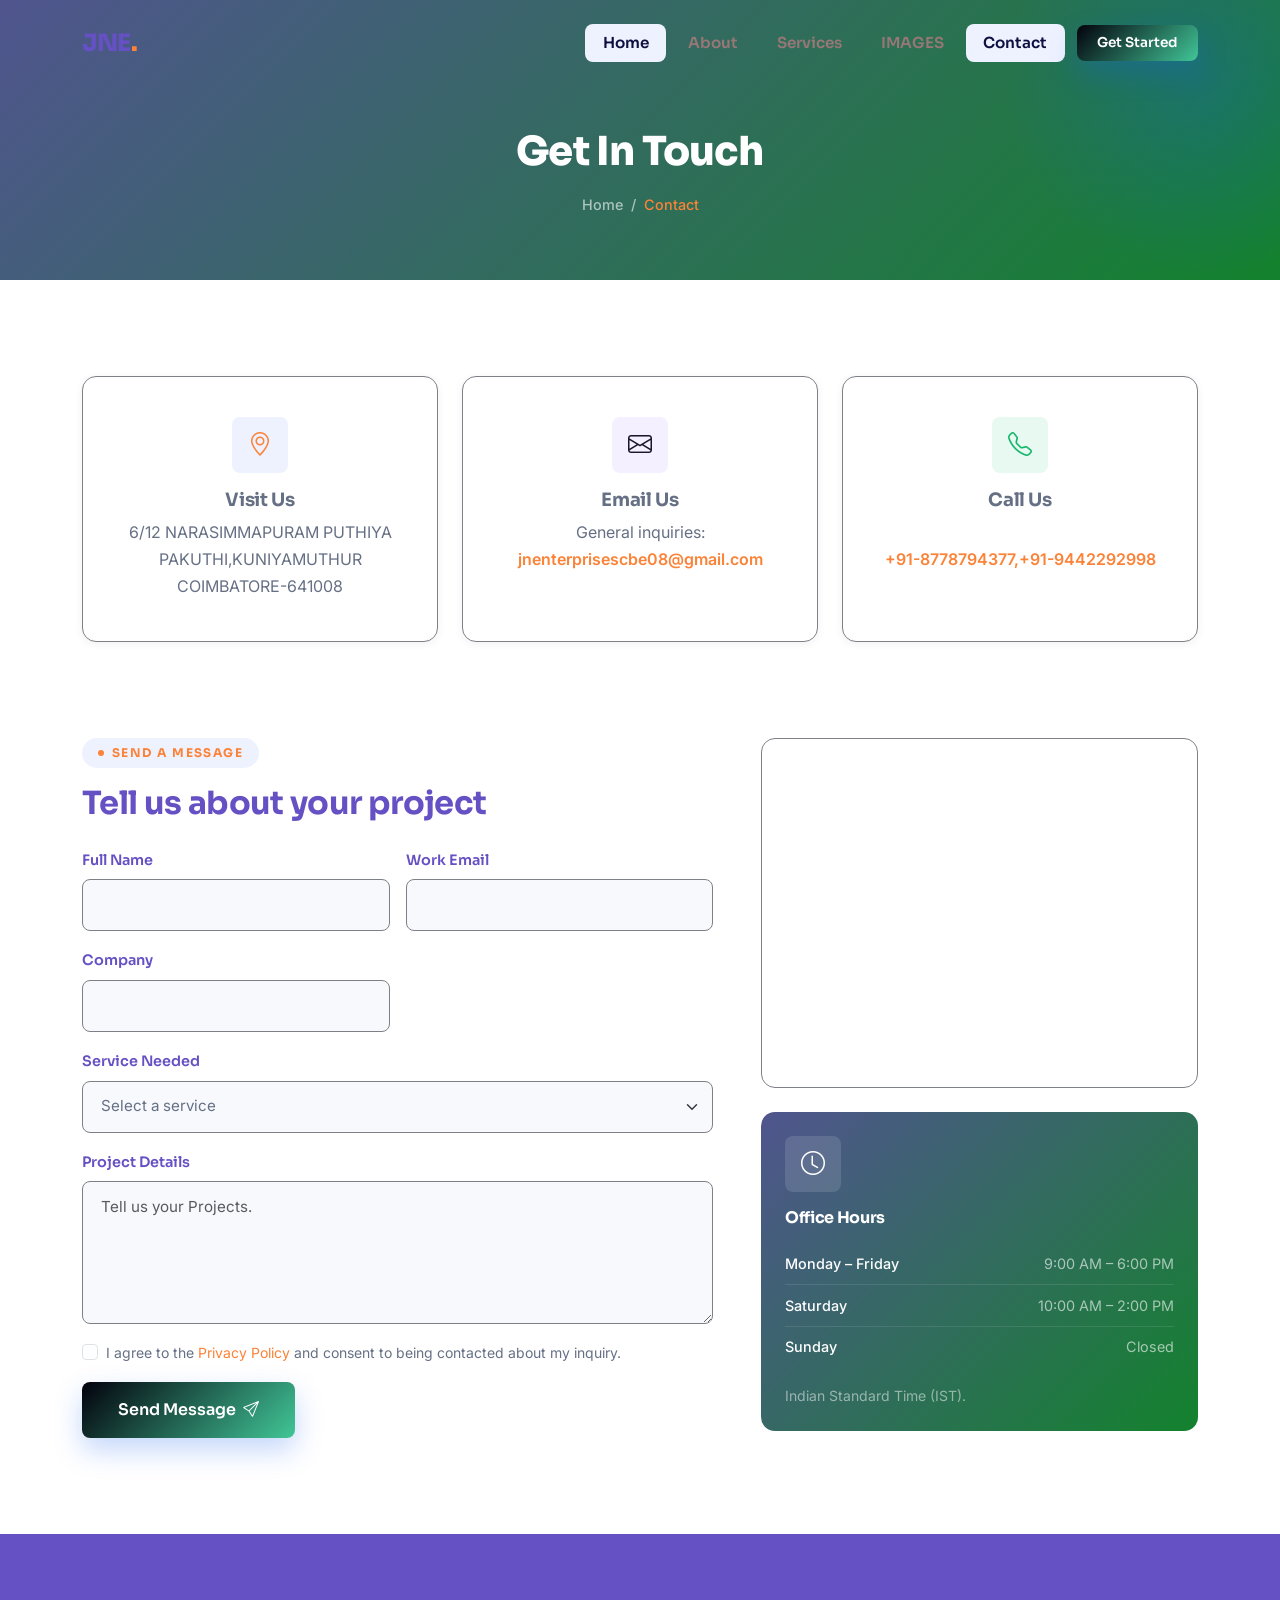
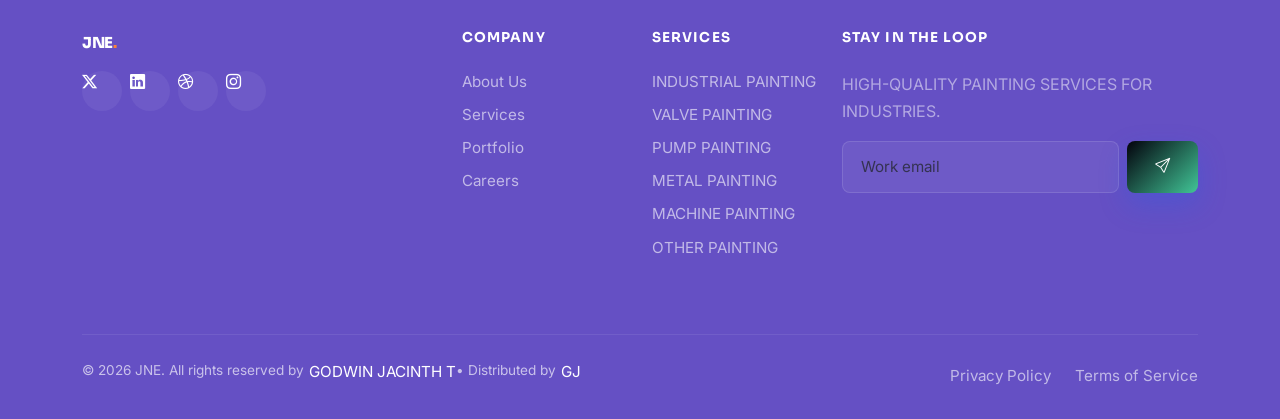
<file: contact.html>
<!DOCTYPE html>
<html lang="en">
<head>
  <meta charset="UTF-8">
  <meta name="viewport" content="width=device-width, initial-scale=1.0">
  <title>Contact Us — JNE</title>
  <meta name="description" content="Get in touch with the Nexora team — start a project, ask a question, or book a free strategy call.">
  <link rel="icon" type="image" href="https://i.postimg.cc/KYb620Cz/Black-and-White-Corporate-MB-Initial-Logo-(1).png' viewBox='0 0 100 100'%3E%3Crect width='100' height='100' rx='22' fill='%23155EEF'/%3E%3Ctext x='50' y='68' font-size='58' font-family='Arial' font-weight='800' fill='white' text-anchor='middle'%3EN%3C/text%3E%3C/svg%3E">
  <link rel="preconnect" href="https://fonts.googleapis.com">
  <link rel="preconnect" href="https://fonts.gstatic.com" crossorigin>
  <link href="https://fonts.googleapis.com/css2?family=Inter:wght@400;500;600;700&family=Sora:wght@400;600;700;800&display=swap" rel="stylesheet">
  <link href="https://cdn.jsdelivr.net/npm/bootstrap@5.3.3/dist/css/bootstrap.min.css" rel="stylesheet">
  <link href="https://cdn.jsdelivr.net/npm/bootstrap-icons@1.11.3/font/bootstrap-icons.css" rel="stylesheet">
  <link href="custom.css" rel="stylesheet">
</head>
<body>

  <nav class="navbar navbar-expand-lg navbar-nexora fixed-top">
    <div class="container">
      <a class="navbar-brand navbar-brand-custom" href="index.html">JNE<span>.</span></a>
      <button class="navbar-toggler navbar-toggler-custom" type="button" data-bs-toggle="collapse" data-bs-target="#mainNav" aria-controls="mainNav" aria-expanded="false" aria-label="Toggle navigation">
        <span class="bar"></span><span class="bar"></span><span class="bar"></span>
      </button>
      <div class="collapse navbar-collapse" id="mainNav">
        <ul class="navbar-nav ms-auto align-items-lg-center gap-1 mt-3 mt-lg-0">
        <li class="nav-item"><a class="nav-link nav2 active"  href="index.html">Home</a></li>
          <li class="nav-item"><a class="nav-link nav2" href="about.html">About</a></li>
          <li class="nav-item"><a class="nav-link nav2" href="services.html">Services</a></li>
          <li class="nav-item"><a class="nav-link nav2" href="portfolio.html">IMAGES</a></li>
          
          
          <li class="nav-item"><a class="nav-link nav2" href="contact.html">Contact</a></li>
          <li class="nav-item ms-lg-2 mt-2 mt-lg-0">
            <a href="contact.html" class="btn btn-primary btn-sm-custom w-100">Get Started</a>
          </li>
        </ul>
      </div>
    </div>
  </nav>

  <header class="page-header">
    <div class="container">
      <h1 class="mb-3">Get In Touch</h1>
      <div class="breadcrumb-custom">
        <a href="index.html">Home</a> <span>/</span> <span class="active">Contact</span>
      </div>
    </div>
  </header>

  <!-- CONTACT INFO CARDS -->
  <section class="section pb-0">
    <div class="container">
      <div class="row g-4">
        <div class="col-md-4 reveal">
          <div class="card-premium text-center">
            <div class="icon-box icon-box-primary mx-auto mb-3"><i class="bi bi-geo-alt"></i></div>
            <h3 class="card-title">Visit Us</h3>
            <p class="mb-0">6/12 NARASIMMAPURAM PUTHIYA PAKUTHI,KUNIYAMUTHUR<br>COIMBATORE-641008</p>
          </div>
        </div>
        <div class="col-md-4 reveal">
          <div class="card-premium text-center">
            <div class="icon-box icon-box-secondary mx-auto mb-3"><i class="bi bi-envelope"></i></div>
            <h3 class="card-title">Email Us</h3>
            <p class="mb-1">General inquiries:<br><a href="jnenterprisescbe08@gmail.com" class="text-primary-custom fw-semibold text-decoration-none">jnenterprisescbe08@gmail.com</a></p>
          </div>
        </div>
        <div class="col-md-4 reveal">
          <div class="card-premium text-center">
            <div class="icon-box icon-box-success mx-auto mb-3"><i class="bi bi-telephone"></i></div>
            <h3 class="card-title">Call Us</h3>
            <p class="mb-0"><br><a href="tel:+91-8778794377,9442292998" class="text-primary-custom fw-semibold text-decoration-none">+91-8778794377,+91-9442292998</a></p>
          </div>
        </div>
      </div>
    </div>
  </section>

  <!-- FORM + MAP -->
  <section class="section">
    <div class="container">
      <div class="row g-5 align-items-stretch">
        <div class="col-lg-7 reveal">
          <span class="eyebrow">Send a message</span>
          <h2 class="section-title mb-4">Tell us about your project</h2>
          <form action="https://formspree.io/f/xljrkonl" method="POST">
            <div class="row g-3">
              <div class="col-md-6">
                <label class="form-label" for="fullName">Full Name</label>
                <input type="text" class="form-control" id="fullName" required>
                <div class="invalid-feedback">Please enter your name.</div>
              </div>
              <div class="col-md-6">
                <label class="form-label" for="workEmail">Work Email</label>
                <input type="email" class="form-control" id="workEmail" required>
                <div class="invalid-feedback">Please enter a valid email address.</div>
              </div>
              <div class="col-md-6">
                <label class="form-label" for="companyName">Company</label>
                <input type="text" class="form-control" id="companyName">
              </div>
              <div class="col-12">
                <label class="form-label" for="service">Service Needed</label>
                <select class="form-select" id="service" required>
                  <option value="" selected disabled>Select a service</option>
                  <option>INDUSTRIAL PAINTING</option>
                  <option>VALVE PAINTING</option>
                  <option>PUMP PAINTING</option>
                  <option>METAL PAINTING</option>
                  <option>MACHINE PAINTING</option>
                  <option>OTHER PAINTING</option>
                </select>
                <div class="invalid-feedback">Please select a service.</div>
              </div>
              <div class="col-12">
                <label class="form-label" for="message">Project Details</label>
                <textarea class="form-control" id="message" rows="5" placeholder="Tell us your Projects." required></textarea>
                <div class="invalid-feedback">Please share a few details about your project.</div>
              </div>
              <div class="col-12">
                <div class="form-check">
                  <input class="form-check-input" type="checkbox" id="agreeTerms" required>
                  <label class="form-check-label small text-slate" for="agreeTerms">
                    I agree to the <a href="#" class="text-primary-custom">Privacy Policy</a> and consent to being contacted about my inquiry.
                  </label>
                  <div class="invalid-feedback">You must agree before submitting.</div>
                </div>
              </div>
              <div class="col-12">
                <button type="submit" class="btn btn-primary btn-lg-custom">Send Message <i class="bi bi-send ms-1"></i></button>
              </div>
            </div>
          </form>
        </div>

        <div class="col-lg-5 reveal">
          <div class="map-frame mb-4">
            <iframe src="https://www.google.com/maps/embed?pb=!1m18!1m12!1m3!1d244.82519538817695!2d76.95789735792836!3d10.94802334868468!2m3!1f0!2f0!3f0!3m2!1i1024!2i768!4f13.1!3m3!1m2!1s0x3ba85b42c7787605%3A0xc81d49e0bd989953!2sJN%20ENTERPRISES%20OFFICE!5e0!3m2!1sen!2sin!4v1787239326343!5m2!1sen!2sin" loading="lazy" referrerpolicy="no-referrer-when-downgrade" title="Nexora office location map"></iframe>
          </div>
          <div class="widget bg-gradient-dark text-white border-0">
            <div class="icon-box icon-box-white mb-3"><i class="bi bi-clock"></i></div>
            <h5 class="text-white mb-3">Office Hours</h5>
            <ul class="widget-link-list" style="--n-border: rgba(255,255,255,0.1);">
              <li style="border-color: rgba(255,255,255,0.1); color:#fff;">Monday – Friday <span style="color:rgba(255,255,255,0.6);">9:00 AM – 6:00 PM</span></li>
              <li style="border-color: rgba(255,255,255,0.1); color:#fff;">Saturday <span style="color:rgba(255,255,255,0.6);">10:00 AM – 2:00 PM</span></li>
              <li style="border-color: rgba(255,255,255,0.1); color:#fff;">Sunday <span style="color:rgba(255,255,255,0.6);">Closed</span></li>
            </ul>
            <p class="text-white-50 small mt-3 mb-0">Indian Standard Time (IST).</p>
          </div>
        </div>
      </div>
    </div>
  </section>

  <!-- FAQ -->
  
    </div>
  </section>

  <footer class="footer-nexora">
    <div class="container">
      <div class="row gy-4">
        <div class="col-lg-4 col-md-6">
          <a class="navbar-brand-custom d-inline-block mb-3" href="index.html" style="color:#fff !important;">JNE<span style="color:var(--n-primary)">.</span></a>
          
          <div class="d-flex gap-2">
            <a href="#" class="social-icon"><i class="bi bi-twitter-x"></i></a>
            <a href="#" class="social-icon"><i class="bi bi-linkedin"></i></a>
            <a href="#" class="social-icon"><i class="bi bi-dribbble"></i></a>
            <a href="#" class="social-icon"><i class="bi bi-instagram"></i></a>
          </div>
        </div>
        <div class="col-lg-2 col-md-6 col-6">
          <h6>Company</h6>
          <a href="about.html">About Us</a>
          <a href="services.html">Services</a>
          <a href="portfolio.html">Portfolio</a>
          
          <a href="contact.html">Careers</a>
        </div>
        <div class="col-lg-2 col-md-6 col-6">
          <h6>Services</h6>
          <a href="contact.html">INDUSTRIAL PAINTING</a>
          <a href="contact.html">VALVE PAINTING</a>
          <a href="contact.html">PUMP PAINTING</a>
          <a href="contact.html">METAL PAINTING</a>
          <a href="contact.html">MACHINE PAINTING</a>
          <a href="contact.html">OTHER PAINTING</a>
        </div>
        <div class="col-lg-4 col-md-6">
          <h6>Stay in the loop</h6>
          <p class="text-white-50 mb-3">HIGH-QUALITY PAINTING SERVICES FOR INDUSTRIES.</p>
          <form class="d-flex gap-2 needs-validation" novalidate>
            <input type="email" class="form-control" placeholder="Work email" required style="background:rgba(255,255,255,0.06); border-color:rgba(255,255,255,0.12); color:#fff;">
            <button class="btn btn-primary flex-shrink-0" type="submit"><i class="bi bi-send"></i></button>
          </form>
        </div>
      </div>
      <div class="footer-bottom d-flex flex-column flex-md-row justify-content-between align-items-center gap-2 text-center text-md-start">
        <p class="mb-0" style="display: flex;">&copy; 2026 JNE. All rights reserved by <a target="_blank" href="" style="color: white;padding-left: 5px;">GODWIN JACINTH T</a> &bull; Distributed by <a target="_blank" href="" style="color: white;padding-left: 5px;">GJ</a></p>
        <div class="d-flex gap-4">
          <a href="#" class="mb-0">Privacy Policy</a>
          <a href="#" class="mb-0">Terms of Service</a>
        </div>
      </div>
    </div>
  </footer>

  <button class="back-to-top" aria-label="Back to top"><i class="bi bi-arrow-up"></i></button>

  <script src="https://cdn.jsdelivr.net/npm/bootstrap@5.3.3/dist/js/bootstrap.bundle.min.js"></script>
  <script src="main.js"></script>
</body>
</html>
</file>
<file: custom.css>
/* =====================================================
   NEXORA — Premium Bootstrap 5 Business Theme
   Custom Design System (overrides + extensions)
   ===================================================== */

:root {
  /* Color system */
  --n-primary: #FC8237;
  --n-primary-dark: #2a2e37;
  --n-secondary: #1c162a;
  --n-navy: #6550c4;
  --n-success: #12B76A;
  --n-slate: #667085;
  --n-slate-light: #98A2B3;
  --n-bg: #F7F9FC;
  --n-bg-alt: #EEF2FF;
  --n-border: #7d8086;
  --n-white: #FFFFFF;

  /* Gradients */
  --n-gradient-primary: linear-gradient(135deg, #03010c 0%, #41c697 100%);
  --n-gradient-soft: linear-gradient(135deg, #EEF2FF 0%, #F4F0FF 100%);
  --n-gradient-dark: linear-gradient(135deg, #50558e 0%, #13822d 100%);

  /* Typography */
  --n-font-display: 'Sora', sans-serif;
  --n-font-body: 'Inter', sans-serif;

  /* Spacing rhythm (8px base) */
  --n-space-xs: 0.5rem;
  --n-space-sm: 1rem;
  --n-space-md: 1.5rem;
  --n-space-lg: 2.5rem;
  --n-space-xl: 4rem;
  --n-space-2xl: 6rem;

  /* Radius */
  --n-radius-sm: 8px;
  --n-radius-md: 14px;
  --n-radius-lg: 20px;
  --n-radius-pill: 100px;

  /* Shadows */
  --n-shadow-sm: 0 2px 8px rgba(11, 20, 55, 0.06);
  --n-shadow-md: 0 8px 24px rgba(11, 20, 55, 0.08);
  --n-shadow-lg: 0 20px 48px rgba(11, 20, 55, 0.12);
  --n-shadow-primary: 0 12px 28px rgba(21, 94, 239, 0.25);

  /* Bootstrap overrides */
  --bs-primary: #155EEF;
  --bs-primary-rgb: 21, 94, 239;
  --bs-body-font-family: var(--n-font-body);
  --bs-body-color: var(--n-slate);
  --bs-body-bg: var(--n-white);
}

/* =====================================================
   BASE
   ===================================================== */
html { scroll-behavior: smooth; }

body {
  font-family: var(--n-font-body);
  color: var(--n-slate);
  background-color: var(--n-white);
  -webkit-font-smoothing: antialiased;
  overflow-x: hidden;
}

h1, h2, h3, h4, h5, h6,
.font-display {
  font-family: var(--n-font-display);
  color: var(--n-navy);
  font-weight: 700;
  letter-spacing: -0.02em;
}

h1 { font-weight: 800; }

p { line-height: 1.7; }

a { text-decoration: none; }

.text-primary-custom { color: var(--n-primary) !important; }
.text-slate { color: var(--n-slate) !important; }
.text-navy { color: var(--n-navy) !important; }
.bg-soft { background-color: var(--n-bg) !important; }
.bg-soft-alt { background: var(--n-gradient-soft) !important; }
.bg-navy { background-color: var(--n-navy) !important; }
.bg-gradient-primary { background: var(--n-gradient-primary) !important; }
.bg-gradient-dark { background: var(--n-gradient-dark) !important; }

/* Section spacing rhythm */
.section { padding-top: var(--n-space-2xl); padding-bottom: var(--n-space-2xl); }
.section-sm { padding-top: var(--n-space-xl); padding-bottom: var(--n-space-xl); }

@media (max-width: 767.98px) {
  .section { padding-top: var(--n-space-xl); padding-bottom: var(--n-space-xl); }
  .section-sm { padding-top: var(--n-space-lg); padding-bottom: var(--n-space-lg); }
}

/* Eyebrow label */
.eyebrow {
  display: inline-flex;
  align-items: center;
  gap: 0.5rem;
  font-family: var(--n-font-display);
  font-size: 0.75rem;
  font-weight: 700;
  letter-spacing: 0.12em;
  text-transform: uppercase;
  color: var(--n-primary);
  background: var(--n-bg-alt);
  padding: 0.4rem 1rem;
  border-radius: var(--n-radius-pill);
  margin-bottom: var(--n-space-sm);
}

.eyebrow::before {
  content: '';
  width: 6px;
  height: 6px;
  border-radius: 50%;
  background: var(--n-primary);
  display: inline-block;
}

.section-title { margin-bottom: var(--n-space-sm); }
.section-subtitle {
  font-size: 1.05rem;
  color: var(--n-slate);
  max-width: 620px;
}
.section-header { margin-bottom: var(--n-space-xl); }

/* =====================================================
   BUTTONS
   ===================================================== */
.btn {
  font-family: var(--n-font-display);
  font-weight: 600;
  border-radius: var(--n-radius-sm);
  padding: 0.75rem 1.75rem;
  font-size: 0.95rem;
  transition: all 0.25s ease;
  border-width: 1.5px;
}

.btn-primary {
  background: var(--n-gradient-primary);
  border: none;
  box-shadow: var(--n-shadow-primary);
  color: #fff;
}

.btn-primary:hover {
  transform: translateY(-2px);
  box-shadow: 0 16px 32px rgba(21, 94, 239, 0.32);
  color: #fff;
}

.btn-outline-primary {
  border-color: var(--n-primary);
  color: var(--n-primary);
  background: transparent;
}

.btn-outline-primary:hover {
  background: var(--n-primary);
  border-color: var(--n-primary);
  transform: translateY(-2px);
}

.btn-light-custom {
  background: #fff;
  color: var(--n-navy);
  border: 1.5px solid var(--n-border);
}

.btn-light-custom:hover {
  background: var(--n-bg);
  transform: translateY(-2px);
}

.btn-outline-white {
  border-color: rgba(255,255,255,0.4);
  color: #fff;
}

.btn-outline-white:hover {
  background: rgba(255,255,255,0.12);
  border-color: #fff;
  color: #fff;
}

.btn-lg-custom { padding: 1rem 2.25rem; font-size: 1rem; }
.btn-sm-custom { padding: 0.5rem 1.25rem; font-size: 0.85rem; }

/* =====================================================
   NAVBAR
   ===================================================== */
.navbar-nexora {
  padding: 1.25rem 0;
  transition: all 0.3s ease;
  background: rgba(255, 255, 255, 0.0);
}

.navbar-nexora.scrolled {
  padding: 0.75rem 0;
  background: rgba(255, 255, 255, 0.92);
  backdrop-filter: blur(12px);
  box-shadow: var(--n-shadow-sm);
}

.navbar-brand-custom {
  font-family: var(--n-font-display);
  font-weight: 800;
  font-size: 1.5rem;
  color: var(--n-navy) !important;
  letter-spacing: -0.02em;
}

.navbar-brand-custom span { color: var(--n-primary); }

.navbar-nexora .nav-link {
  font-family: var(--n-font-display);
  font-weight: 600;
  font-size: 0.95rem;
  color: rgb(152, 119, 119) !important;
  padding: 0.5rem 1.1rem !important;
  border-radius: var(--n-radius-sm);
  transition: all 0.2s ease;
}

.nav2{
  color: yellow !important;;
}
.navbar-nexora .nav-link:hover,
.navbar-nexora .nav-link.active {
  color: rgb(15, 15, 64) !important;
  background: var(--n-bg-alt);
}

.navbar-toggler-custom {
  border: none;
  width: 44px;
  height: 44px;
  border-radius: var(--n-radius-sm);
  background: var(--n-bg-alt);
  display: flex;
  align-items: center;
  justify-content: center;
  gap: 4px;
  flex-direction: column;
  padding: 0;
}

.navbar-toggler-custom .bar {
  width: 20px;
  height: 2px;
  background: var(--n-navy);
  border-radius: 2px;
  transition: all 0.3s ease;
}

.navbar-toggler-custom.active .bar:nth-child(1) {
  transform: translateY(6px) rotate(45deg);
}
.navbar-toggler-custom.active .bar:nth-child(2) { opacity: 0; }
.navbar-toggler-custom.active .bar:nth-child(3) {
  transform: translateY(-6px) rotate(-45deg);
}

/* =====================================================
   HERO
   ===================================================== */
.hero {
  position: relative;
  padding-top: 9rem;
  padding-bottom: 5rem;
  background: var(--n-gradient-soft);
  overflow: hidden;
}
.right-img {
  float: right;          /* Moves the image to the right side */
  width: 300px;          /* Sets the explicit width of the image */
  height: auto;          /* Maintains the original aspect ratio */
  margin-left: 0px;     /* Prevents text from sticking to the image edge */
  margin-bottom: 0px;   /* Spacing below the image */
  max-width: 100%;       /* Ensures responsiveness on small screens */
}
.hero::before {
  content: '';
  position: absolute;
  top: -150px;
  right: -150px;
  width: 500px;
  height: 500px;
  border-radius: 50%;
  background: radial-gradient(circle, rgba(105,65,198,0.14) 0%, rgba(21,94,239,0.06) 60%, transparent 100%);
  z-index: 0;
}

.hero::after {
  content: '';
  position: absolute;
  bottom: -200px;
  left: -150px;
  width: 450px;
  height: 450px;
  border-radius: 50%;
  background: radial-gradient(circle, rgba(21,94,239,0.10) 0%, transparent 70%);
  z-index: 0;
}

.hero-content { position: relative; z-index: 2; }

.hero h1 { font-size: 3.25rem; line-height: 1.15; }

@media (max-width: 991.98px) {
  .hero { padding-top: 7rem; text-align: center; }
  .hero h1 { font-size: 2.4rem; }
}

@media (max-width: 575.98px) {
  .hero h1 { font-size: 2rem; }
}

/* Hero visual / dashboard mock card */
.hero-visual {
  position: relative;
  z-index: 1;
}

.hero-mock-card {
  background: #fff;
  border-radius: var(--n-radius-lg);
  box-shadow: var(--n-shadow-lg);
  padding: var(--n-space-md);
  border: 1px solid var(--n-border);
  position: relative;
}

.hero-mock-card .mock-bar {
  height: 10px;
  border-radius: var(--n-radius-pill);
  background: var(--n-bg-alt);
  margin-bottom: 0.75rem;
}

.hero-float-badge {
  position: absolute;
  background: #fff;
  border-radius: var(--n-radius-md);
  box-shadow: var(--n-shadow-md);
  padding: 0.9rem 1.25rem;
  display: flex;
  align-items: center;
  gap: 0.75rem;
  font-family: var(--n-font-display);
  font-weight: 700;
  font-size: 0.9rem;
  color: var(--n-navy);
  z-index: 3;
}

.hero-float-badge.badge-1 { top: -1.5rem; left: -1.5rem; }
.hero-float-badge.badge-2 { bottom: -1.5rem; right: -1.5rem; }

.hero-float-badge .icon-box {
  width: 36px;
  height: 36px;
  border-radius: 10px;
  display: flex;
  align-items: center;
  justify-content: center;
  flex-shrink: 0;
}

@media (max-width: 767.98px) {
  .hero-float-badge { padding: 0.6rem 0.9rem; font-size: 0.75rem; }
  .hero-float-badge.badge-1 { top: -1rem; left: -0.5rem; }
  .hero-float-badge.badge-2 { bottom: -1rem; right: -0.5rem; }
}

/* Stats strip */
.stats-strip {
  border-top: 1px solid var(--n-border);
  border-bottom: 1px solid var(--n-border);
}

.stat-item .stat-number {
  font-family: var(--n-font-display);
  font-size: 2.25rem;
  font-weight: 800;
  color: var(--n-navy);
}

.stat-item .stat-label {
  font-size: 0.9rem;
  color: var(--n-slate);
  font-weight: 500;
}

/* =====================================================
   ICON BOXES
   ===================================================== */
.icon-box {
  width: 56px;
  height: 56px;
  border-radius: var(--n-radius-sm);
  display: flex;
  align-items: center;
  justify-content: center;
  font-size: 1.5rem;
  flex-shrink: 0;
}

.icon-box-primary { background: var(--n-bg-alt); color: var(--n-primary); }
.icon-box-secondary { background: #F4F0FF; color: var(--n-secondary); }
.icon-box-success { background: #E7F9F0; color: var(--n-success); }

.icon-box-lg { width: 72px; height: 72px; font-size: 2rem; border-radius: var(--n-radius-md); }

.icon-box-white {
  background: rgba(255,255,255,0.12);
  color: #fff;
}

/* =====================================================
   CARDS — premium card system
   ===================================================== */
.card-premium {
  background: #fff;
  border: 1px solid var(--n-border);
  border-radius: var(--n-radius-md);
  box-shadow: var(--n-shadow-sm);
  transition: all 0.3s ease;
  padding: var(--n-space-lg);
  height: 100%;
}

.card-premium:hover {
  box-shadow: var(--n-shadow-md);
  transform: translateY(-6px);
  border-color: transparent;
}

.card-premium .card-title {
  font-size: 1.15rem;
  margin-bottom: 0.5rem;
}

.card-link-arrow {
  font-family: var(--n-font-display);
  font-weight: 700;
  font-size: 0.9rem;
  color: var(--n-primary);
  display: inline-flex;
  align-items: center;
  gap: 0.4rem;
  transition: gap 0.2s ease;
}

.card-link-arrow:hover { gap: 0.7rem; color: var(--n-primary-dark); }

/* Pricing card */
.pricing-card {
  background: #fff;
  border: 1px solid var(--n-border);
  border-radius: var(--n-radius-lg);
  padding: var(--n-space-lg);
  box-shadow: var(--n-shadow-sm);
  transition: all 0.3s ease;
  height: 100%;
  position: relative;
}

.pricing-card:hover { box-shadow: var(--n-shadow-md); transform: translateY(-6px); }

.pricing-card.featured {
  background: var(--n-gradient-dark);
  border: none;
  color: #fff;
  box-shadow: var(--n-shadow-lg);
  transform: scale(1.03);
}

.pricing-card.featured .price, .pricing-card.featured h3 { color: #fff; }
.pricing-card.featured .text-slate { color: rgba(255,255,255,0.65) !important; }
.pricing-card.featured ul li { color: rgba(255,255,255,0.85); }
.pricing-card.featured .pricing-divider { border-color: rgba(255,255,255,0.12); }

@media (max-width: 991.98px) {
  .pricing-card.featured { transform: none; }
}

.pricing-badge {
  position: absolute;
  top: -14px;
  right: 2rem;
  background: var(--n-gradient-primary);
  color: #fff;
  font-family: var(--n-font-display);
  font-weight: 700;
  font-size: 0.75rem;
  padding: 0.4rem 1rem;
  border-radius: var(--n-radius-pill);
  letter-spacing: 0.05em;
}

.price {
  font-family: var(--n-font-display);
  font-size: 3rem;
  font-weight: 800;
  color: var(--n-navy);
}

.price-period { font-size: 1rem; font-weight: 500; color: var(--n-slate); }

.pricing-divider { border-color: var(--n-border); margin: var(--n-space-md) 0; }

.feature-list { list-style: none; padding: 0; margin: 0; }
.feature-list li {
  display: flex;
  align-items: flex-start;
  gap: 0.65rem;
  margin-bottom: 0.75rem;
  font-size: 0.95rem;
  color: var(--n-slate);
}

.feature-list li i { color: var(--n-success); margin-top: 0.2rem; flex-shrink: 0; }
.feature-list li.disabled { opacity: 0.45; }
.feature-list li.disabled i { color: var(--n-slate-light); }

/* Blog cards */
.blog-card-img {
  border-radius: var(--n-radius-md) var(--n-radius-md) 0 0;
  overflow: hidden;
  aspect-ratio: 16/10;
}

.blog-card-img img { transition: transform 0.4s ease; width: 100%; height: 100%; object-fit: cover; }
.card-premium:hover .blog-card-img img { transform: scale(1.06); }

.blog-card-body { padding: var(--n-space-md) var(--n-space-md) 0; }

.tag-pill {
  display: inline-block;
  font-family: var(--n-font-display);
  font-size: 0.7rem;
  font-weight: 700;
  letter-spacing: 0.06em;
  text-transform: uppercase;
  color: var(--n-primary);
  background: var(--n-bg-alt);
  padding: 0.3rem 0.8rem;
  border-radius: var(--n-radius-pill);
  margin-bottom: 0.75rem;
}


.meta-row {
  display: flex;
  align-items: center;
  gap: 1rem;
  font-size: 0.85rem;
  color: var(--n-slate-light);
  margin-top: 1rem;
  padding-top: 1rem;
  border-top: 1px solid var(--n-border);
}

/* Portfolio card */
.portfolio-card {
  position: relative;
  border-radius: var(--n-radius-md);
  overflow: hidden;
  box-shadow: var(--n-shadow-sm);
  aspect-ratio: 4/3;
}

.portfolio-card img { width: 100%; height: 100%; object-fit: cover; transition: transform 0.5s ease; }

.portfolio-overlay {
  position: absolute;
  inset: 0;
  background: linear-gradient(180deg, rgba(11,20,55,0) 30%, rgba(11,20,55,0.88) 100%);
  display: flex;
  flex-direction: column;
  justify-content: flex-end;
  padding: var(--n-space-md);
  opacity: 0;
  transition: opacity 0.35s ease;
}

.portfolio-card:hover .portfolio-overlay { opacity: 1; }
.portfolio-card:hover img { transform: scale(1.08); }

.portfolio-overlay h5 { color: #fff; margin-bottom: 0.25rem; }
.portfolio-overlay span { color: rgba(255,255,255,0.7); font-size: 0.85rem; }

/* Testimonial card */
.testimonial-card {
  background: #fff;
  border-radius: var(--n-radius-md);
  box-shadow: var(--n-shadow-sm);
  border: 1px solid var(--n-border);
  padding: var(--n-space-lg);
  height: 100%;
}

.testimonial-card .stars { color: #FFB400; letter-spacing: 0.15em; font-size: 0.9rem; margin-bottom: 1rem; }

.testimonial-author {
  display: flex;
  align-items: center;
  gap: 0.85rem;
  margin-top: var(--n-space-md);
}

.testimonial-author img {
  width: 48px; height: 48px; border-radius: 50%; object-fit: cover;
}

.testimonial-author .name { font-family: var(--n-font-display); font-weight: 700; color: var(--n-navy); font-size: 0.95rem; }
.testimonial-author .role { font-size: 0.8rem; color: var(--n-slate-light); }

/* Process steps (numbered — real sequence) */
.process-step {
  position: relative;
  padding-left: 0;
}

.process-number {
  font-family: var(--n-font-display);
  font-size: 3rem;
  font-weight: 800;
  background: var(--n-gradient-primary);
  -webkit-background-clip: text;
  background-clip: text;
  -webkit-text-fill-color: transparent;
  color: transparent;
  line-height: 1;
  margin-bottom: 1rem;
  display: block;
}

/* Logo cloud */
.logo-cloud-item {
  display: flex;
  align-items: center;
  justify-content: center;
  font-family: var(--n-font-display);
  font-weight: 800;
  font-size: 1.25rem;
  color: var(--n-slate-light);
  opacity: 0.7;
  transition: opacity 0.2s ease;
}

.logo-cloud-item:hover { opacity: 1; color: var(--n-navy); }

/* =====================================================
   FORMS
   ===================================================== */
.form-control,
.form-select {
  border: 1.5px solid var(--n-border);
  border-radius: var(--n-radius-sm);
  padding: 0.85rem 1.1rem;
  font-size: 0.95rem;
  background-color: var(--n-bg);
  transition: all 0.2s ease;
}

.form-control:focus,
.form-select:focus {
  border-color: var(--n-primary);
  box-shadow: 0 0 0 4px rgba(21, 94, 239, 0.1);
  background-color: #fff;
}

.form-label {
  font-family: var(--n-font-display);
  font-weight: 600;
  font-size: 0.9rem;
  color: var(--n-navy);
  margin-bottom: 0.5rem;
}

.form-control.is-invalid, .form-select.is-invalid { border-color: #DC3545; }
.form-control.is-valid, .form-select.is-valid { border-color: var(--n-success); }

/* Newsletter / CTA section */
.cta-section {
  background: var(--n-gradient-dark);
  border-radius: var(--n-radius-lg);
  padding: var(--n-space-2xl) var(--n-space-lg);
  position: relative;
  overflow: hidden;
}

.cta-section::before {
  content: '';
  position: absolute;
  top: -100px;
  right: -100px;
  width: 350px;
  height: 350px;
  border-radius: 50%;
  background: radial-gradient(circle, rgba(21,94,239,0.25) 0%, transparent 70%);
}

.cta-section h2, .cta-section p { color: #fff; position: relative; z-index: 1; }
.cta-section p { color: rgba(255,255,255,0.7); }

/* =====================================================
   FOOTER
   ===================================================== */
.footer-nexora {
  background: var(--n-navy);
  color: rgba(255,255,255,0.65);
  padding-top: var(--n-space-2xl);
}

.footer-nexora h6 {
  color: #fff;
  font-size: 0.85rem;
  letter-spacing: 0.08em;
  text-transform: uppercase;
  margin-bottom: var(--n-space-md);
}

.footer-nexora a {
  color: rgba(255,255,255,0.6);
  transition: color 0.2s ease;
  display: block;
  margin-bottom: 0.65rem;
  font-size: 0.95rem;
}

.footer-nexora a:hover { color: #fff; }

.footer-bottom {
  border-top: 1px solid rgba(255,255,255,0.08);
  margin-top: var(--n-space-xl);
  padding: var(--n-space-md) 0;
  font-size: 0.85rem;
}

.social-icon {
  width: 40px;
  height: 40px;
  border-radius: 50%;
  background: rgba(255,255,255,0.06);
  display: flex;
  align-items: center;
  justify-content: center;
  color: #fff !important;
  transition: all 0.2s ease;
  margin-bottom: 0 !important;
}

.social-icon:hover { background: var(--n-primary); transform: translateY(-3px); }

/* =====================================================
   PAGE HEADER (sub-pages)
   ===================================================== */
.page-header {
  background: var(--n-gradient-dark);
  padding: 8rem 0 4rem;
  position: relative;
  overflow: hidden;
  text-align: center;
}

.page-header::before {
  content: '';
  position: absolute;
  top: -120px;
  right: -120px;
  width: 400px;
  height: 400px;
  border-radius: 50%;
  background: radial-gradient(circle, rgba(21,94,239,0.25) 0%, transparent 70%);
}

.page-header h1 { color: #fff; }

.breadcrumb-custom {
  display: inline-flex;
  gap: 0.5rem;
  font-size: 0.9rem;
  color: rgba(255,255,255,0.6);
  font-weight: 500;
}

.breadcrumb-custom a { color: rgba(255,255,255,0.6); }
.breadcrumb-custom a:hover { color: #fff; }
.breadcrumb-custom .active { color: var(--n-primary); }

/* =====================================================
   SCROLL REVEAL (lightweight)
   ===================================================== */
.reveal {
  opacity: 0;
  transform: translateY(24px);
  transition: opacity 0.6s ease, transform 0.6s ease;
}

.reveal.is-visible {
  opacity: 1;
  transform: translateY(0);
}

@media (prefers-reduced-motion: reduce) {
  .reveal { opacity: 1; transform: none; transition: none; }
  .card-premium:hover, .pricing-card:hover, .btn:hover, .portfolio-card img { transform: none; }
}

/* =====================================================
   MISC UTILITIES
   ===================================================== */
.divider-line { height: 1px; background: var(--n-border); border: none; }

.rounded-img { border-radius: var(--n-radius-lg); }

.badge-soft {
  background: var(--n-bg-alt);
  color: var(--n-primary);
  font-weight: 600;
  padding: 0.35rem 0.85rem;
  border-radius: var(--n-radius-pill);
  font-size: 0.8rem;
}

.list-check {
  list-style: none;
  padding: 0;
}

.list-check li {
  display: flex;
  align-items: flex-start;
  gap: 0.75rem;
  margin-bottom: 0.85rem;
}

.list-check li i {
  color: var(--n-primary);
  background: var(--n-bg-alt);
  width: 24px;
  height: 24px;
  border-radius: 50%;
  display: flex;
  align-items: center;
  justify-content: center;
  font-size: 0.7rem;
  flex-shrink: 0;
  margin-top: 0.1rem;
}

/* Author / sidebar widgets (blog details) */
.widget {
  background: #fff;
  border: 1px solid var(--n-border);
  border-radius: var(--n-radius-md);
  padding: var(--n-space-md);
  margin-bottom: var(--n-space-md);
}

.widget h5 { font-size: 1rem; margin-bottom: var(--n-space-sm); }

.widget-link-list { list-style: none; padding: 0; margin: 0; }
.widget-link-list li {
  display: flex;
  justify-content: space-between;
  padding: 0.6rem 0;
  border-bottom: 1px solid var(--n-border);
  font-size: 0.9rem;
  color: var(--n-navy);
  font-weight: 500;
}
.widget-link-list li:last-child { border-bottom: none; }
.widget-link-list li span { color: var(--n-slate-light); font-weight: 400; }

/* FAQ accordion custom */
.accordion-custom .accordion-item {
  border: 1px solid var(--n-border);
  border-radius: var(--n-radius-sm) !important;
  margin-bottom: 1rem;
  overflow: hidden;
}

.accordion-custom .accordion-button {
  font-family: var(--n-font-display);
  font-weight: 700;
  color: var(--n-navy);
  background: #fff;
  padding: 1.25rem 1.5rem;
}

.accordion-custom .accordion-button:not(.collapsed) {
  color: var(--n-primary);
  background: var(--n-bg-alt);
  box-shadow: none;
}

.accordion-custom .accordion-button:focus { box-shadow: none; border-color: var(--n-border); }
.accordion-custom .accordion-body { padding: 1.25rem 1.5rem; color: var(--n-slate); }

/* Back to top */
.back-to-top {
  position: fixed;
  bottom: 2rem;
  right: 2rem;
  width: 48px;
  height: 48px;
  border-radius: 50%;
  background: var(--n-gradient-primary);
  color: #fff;
  display: flex;
  align-items: center;
  justify-content: center;
  box-shadow: var(--n-shadow-primary);
  opacity: 0;
  visibility: hidden;
  transform: translateY(10px);
  transition: all 0.3s ease;
  z-index: 999;
  border: none;
}

.back-to-top.show { opacity: 1; visibility: visible; transform: translateY(0); }

/* Contact map placeholder */
.map-frame {
  border-radius: var(--n-radius-md);
  overflow: hidden;
  border: 1px solid var(--n-border);
  height: 50%;
  min-height: 320px;
}

.map-frame iframe { width: 100%; height: 100%; min-height: 320px; border: 0; display: block; }

/* Service detail icon list */
.feature-grid-item {
  display: flex;
  gap: 1rem;
  padding: var(--n-space-md);
  background: var(--n-bg);
  border-radius: var(--n-radius-md);
  height: 100%;
}
</file>
